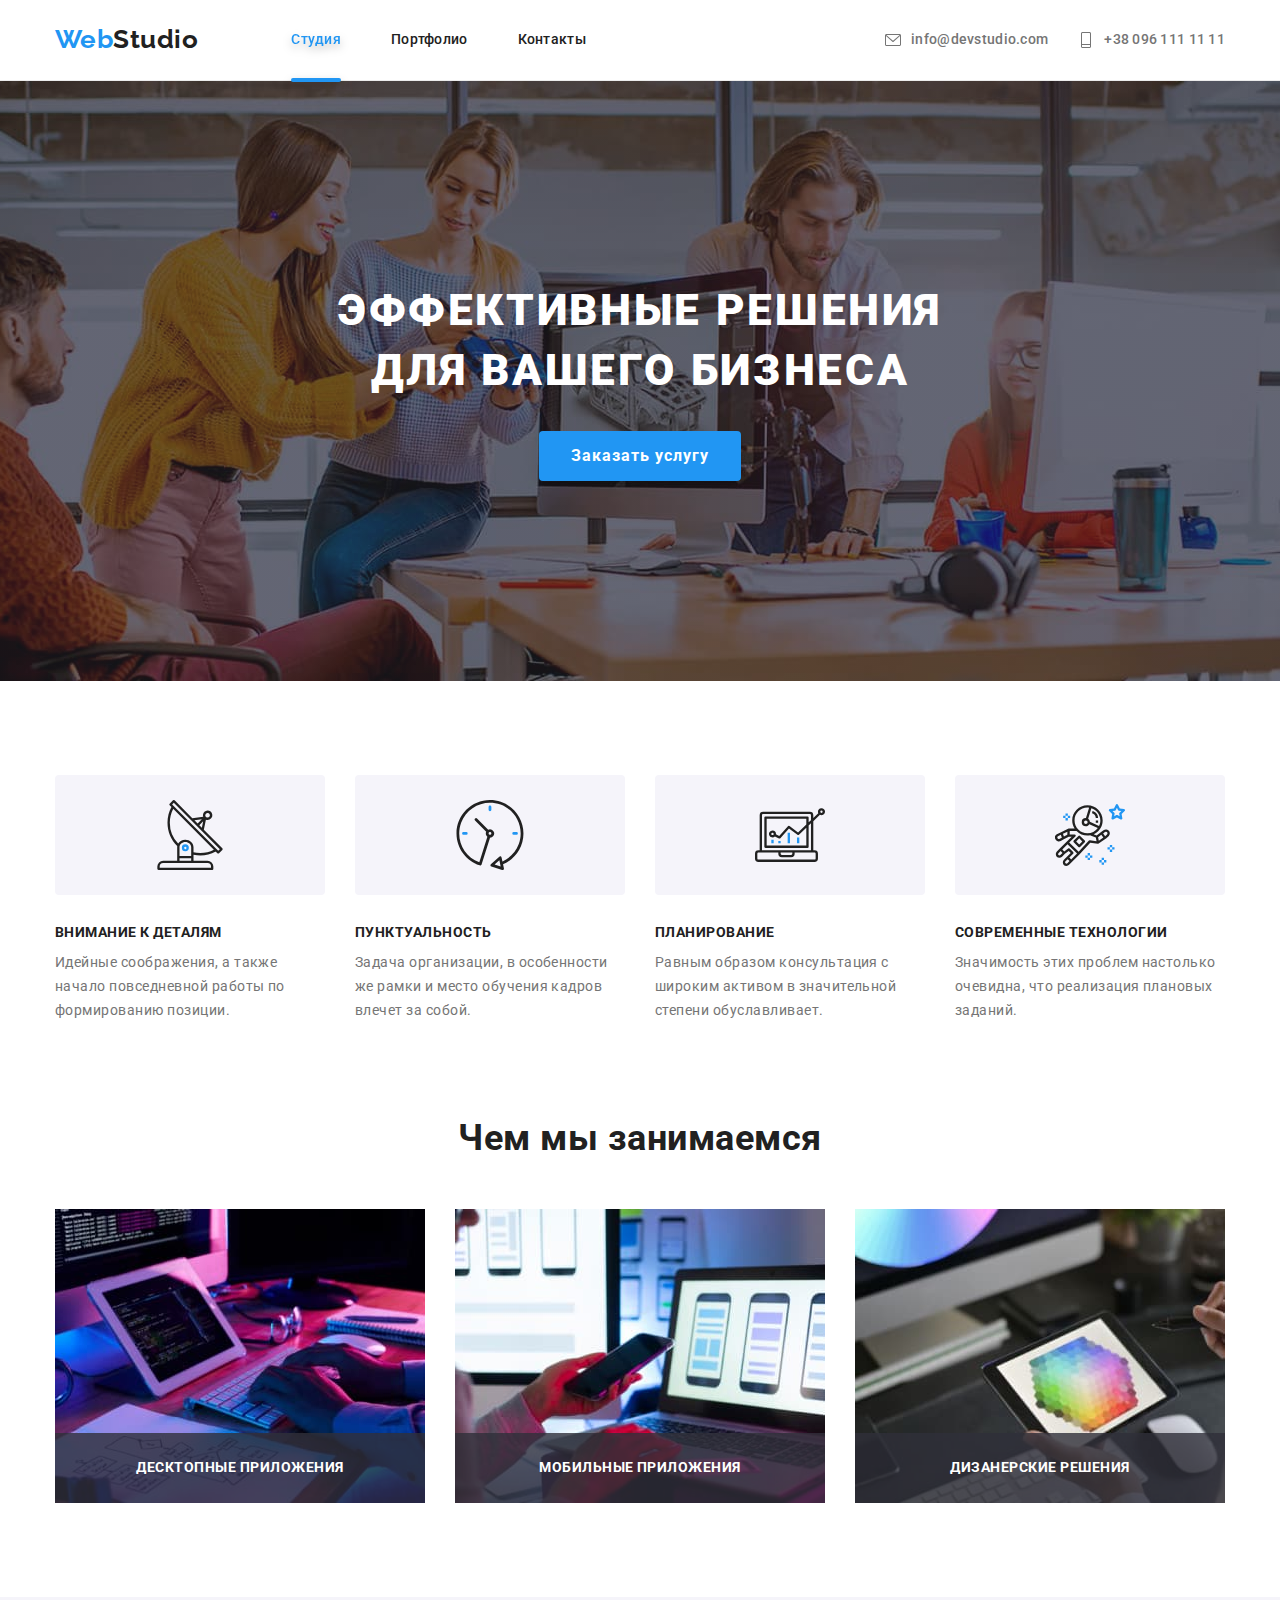
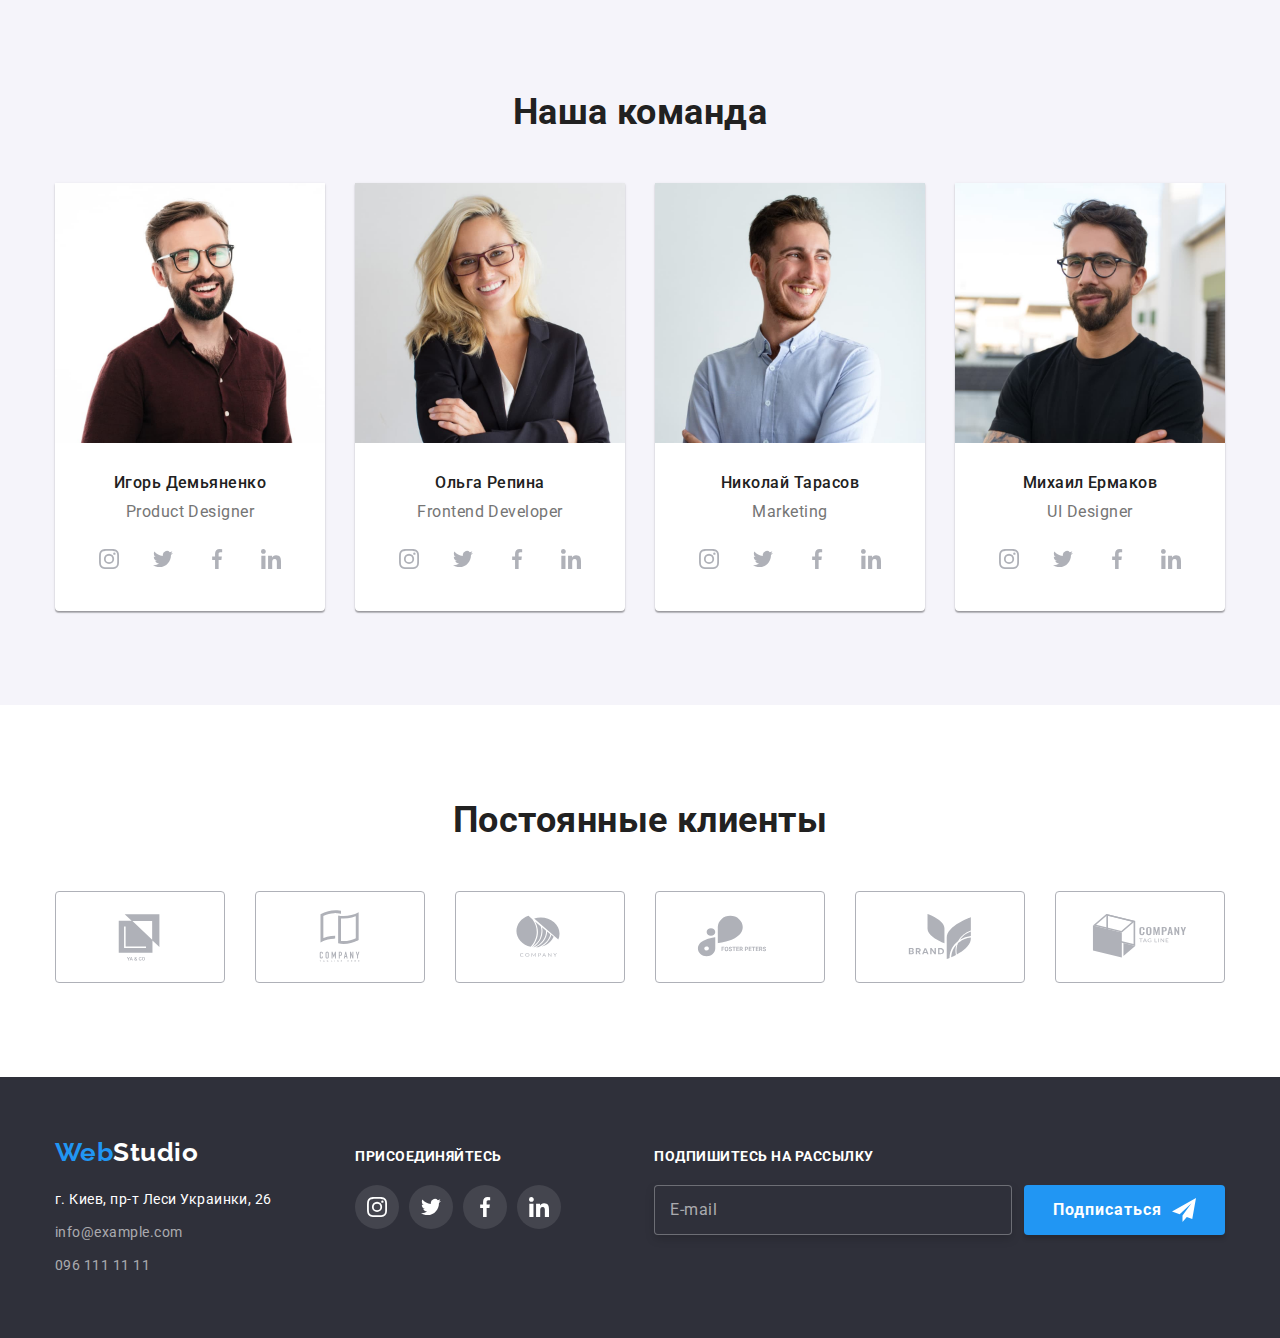
<file: index.html>
<!DOCTYPE html>
<html lang="ru">
  <head>
    <meta charset="UTF-8" />
    <meta http-equiv="X-UA-Compatible" content="IE=edge" />
    <meta name="viewport" content="width=device-width, initial-scale=1.0" />
    <title>Главная</title>
    <link href="https://fonts.googleapis.com/css2?family=Raleway:wght@700&family=Roboto:wght@400;500;700;900&display=swap"
      rel="stylesheet">
    <link rel="stylesheet" href="https://cdnjs.cloudflare.com/ajax/libs/modern-normalize/1.1.0/modern-normalize.min.css" />
    <link rel="stylesheet" href="./css/styles.css" />
  </head>

  <body>
    <!-- Верхняя линия -->
    <header class="top">
      <div class="container main-nav">
      <a href="./" class="link">Web<span class="studio">Studio</span></a>

      <nav >
        <ul class="site-nav list">
          <li class="item"><a href="./" class="current link">Студия</a></li>
          <li class="item"><a href="./portfolio.html" class="link">Портфолио</a></li>
          <li class="item"><a href="" class="link">Контакты</a></li>
        </ul>
      </nav>

      <ul class="contacts list">
        <li class="items">
          <a href="mailto:info@devstudio.com" class="icon link">
            <svg width="16px" height="16px" class="icon-picture">
            <use href="./images/icons.svg#envelope">
            </use>
          </svg>
          info@devstudio.com
        </a>
        </li>
        <li class="items">
          <a href="tel:+380961111111" class="icon link">
            <svg width="16px" height="16px" class="icon-picture">
              <use href="./images/icons.svg#phone">
              </use>
            </svg>
            +38 096 111 11 11
          </a>
        </li>
      </ul>
      </div>
    </header>

    <main>
      <!--Шапка-->
      <section class="head">
        <div class="container">
        <h1 class="head-title">Эффективные решения для вашего бизнеса</h1>
        <button type="button" class="head-button" data-modal-open>Заказать услугу</button>
        </div>
      </section>

      

      <!--Особенности-->
      <section class="features section">
        <div class="container">
        <h2 class="visually-hidden">Особенности</h2>
        <ul class="features-list list">
          <li class="item">
            <div class="features-icon-background">
            <svg class="features-icon" width="70px" height="70px">
              <use href="./images/icons.svg#antenna"></use>
            </svg>
            </div>
            <h3 class="features-title">Внимание к деталям</h3>
            <p class="features-title-text">
              Идейные соображения, а также начало повседневной работы по
              формированию позиции.
            </p>
          </li>
          <li class="item">
            <div class="features-icon-background">
              <svg class="features-icon" width="70px" height="70px">
                <use href="./images/icons.svg#clock"></use>
              </svg>
            </div>
            <h3 class="features-title">Пунктуальность</h3>
            <p class="features-title-text">
              Задача организации, в особенности же рамки и место обучения кадров
              влечет за собой.
            </p>
          </li>
          <li class="item">
            <div class="features-icon-background">
              <svg class="features-icon" width="70px" height="70px">
                <use href="./images/icons.svg#diagram"></use>
              </svg>
            </div>
            <h3 class="features-title">Планирование</h3>
            <p class="features-title-text">
              Равным образом консультация с широким активом в значительной
              степени обуславливает.
            </p>
          </li>
          <li class="item">
            <div class="features-icon-background">
            <svg class="features-icon" width="70px" height="70px">
              <use href="./images/icons.svg#astronaut"></use>
            </svg>
          </div>
            <h3 class="features-title">Современные технологии</h3>
            <p class="features-title-text">
              Значимость этих проблем настолько очевидна, что реализация
              плановых заданий.
            </p>
          </li>
        </ul>
        </div>
      </section>

      <!--Чем мы занимаемся-->
      <section class="work section">
        <div class="container">
        <h2 class="work-title">Чем мы занимаемся</h2>
        <ul class="work-list list">
          <li class="item">
            <div class="thumb">
            <h3 class="work-text">Десктопные приложения</h3>
            <img src="./images/imga.jpg" alt="Структура сайта" width="370" />
            </div>
          </li>
          <li class="item">
            <div class="thumb">
            <h3 class="work-text">Мобильные приложения</h3>
            <img src="./images/imgb.jpg" alt="Мобильные приложения" width="370"/>
            </div>
          </li>
          <li class="item">
            <div class="thumb">
            <h3 class="work-text">Дизанерские решения</h3>
            <img src="./images/imgc.jpg" alt="Оформление" width="370" />
            </div>
          </li>
        </ul>
        </div>
      </section>

      <!--Наша команда-->
      <section class="team section">
        <div class="container">
        <h2 class="team-title">Наша команда</h2>
        <ul class="team-list list">
          <li class="item">
            <img src="images/photoa.jpg" alt="Photo 1" width="270" />
            <div class="item-bottom">
            <h3 class="team-title-name">Игорь Демьяненко</h3>
            <p lang="en" class="team-title-profession">Product Designer</p>
            <ul class="list-of-icons">
              <li class="list-of-icons-item list">
                <a class="icon-link link" href="">
            <svg class="item-bottom icon" width="20px" height="20px">
              <use href="./images/icons.svg#instagram"></use>
            </svg>
            </a>
            </li>
            <li class="list-of-icons-item list">
              <a href="" class="icon-link link">
              <svg class="item-bottom icon" width="20px" height="20px">
                <use href="./images/icons.svg#twitter"></use>
              </svg>
              </a>
            </li>
            <li class="list-of-icons-item list">
              <a href="" class="icon-link link">
              <svg class="item-bottom icon" width="20px" height="20px">
                <use href="./images/icons.svg#facebook"></use>
              </svg>
              </a>
            </li>
            <li class="list-of-icons-item list">
              <a href="" class="icon-link link">
              <svg class="item-bottom icon" width="20px" height="20px">
                <use href="./images/icons.svg#linkedin"></use>
              </svg>
              </a>
            </li>
            </ul>
          </div>
          </li>
          <li class="item">
            <img src="images/photob.jpg" alt="Photo 2" width="270" />
            <div class="item-bottom">
            <h3 class="team-title-name">Ольга Репина</h3>
            <p  lang="en" class="team-title-profession">Frontend Developer</p>
            <ul class="list-of-icons">
              <li class="list-of-icons-item list">
                <a class="icon-link link" href="">
                  <svg class="item-bottom icon" width="20px" height="20px">
                    <use href="./images/icons.svg#instagram"></use>
                  </svg>
                </a>
              </li>
              <li class="list-of-icons-item list">
                <a href="" class="icon-link link">
                  <svg class="item-bottom icon" width="20px" height="20px">
                    <use href="./images/icons.svg#twitter"></use>
                  </svg>
                </a>
              </li>
              <li class="list-of-icons-item list">
                <a href="" class="icon-link link">
                  <svg class="item-bottom icon" width="20px" height="20px">
                    <use href="./images/icons.svg#facebook"></use>
                  </svg>
                </a>
              </li>
              <li class="list-of-icons-item list">
                <a href="" class="icon-link link">
                  <svg class="item-bottom icon" width="20px" height="20px">
                    <use href="./images/icons.svg#linkedin"></use>
                  </svg>
                </a>
              </li>
            </ul>
            </div>
          </li>
          <li class="item">
            <img src="images/photoc.jpg" alt="Photo 3" width="270" />
            <div class="item-bottom">
            <h3 class="team-title-name">Николай Тарасов</h3>
            <p lang="en" class="team-title-profession">Marketing</p>
            <ul class="list-of-icons">
              <li class="list-of-icons-item list">
                <a class="icon-link link" href="">
                  <svg class="item-bottom icon" width="20px" height="20px">
                    <use href="./images/icons.svg#instagram"></use>
                  </svg>
                </a>
              </li>
              <li class="list-of-icons-item list">
                <a href="" class="icon-link link">
                  <svg class="item-bottom icon" width="20px" height="20px">
                    <use href="./images/icons.svg#twitter"></use>
                  </svg>
                </a>
              </li>
              <li class="list-of-icons-item list">
                <a href="" class="icon-link link">
                  <svg class="item-bottom icon" width="20px" height="20px">
                    <use href="./images/icons.svg#facebook"></use>
                  </svg>
                </a>
              </li>
              <li class="list-of-icons-item list">
                <a href="" class="icon-link link">
                  <svg class="item-bottom icon" width="20px" height="20px">
                    <use href="./images/icons.svg#linkedin"></use>
                  </svg>
                </a>
              </li>
            </ul>
            </div>
          </li>
          <li class="item">
            <img src="images/photod.jpg" alt="Photo 4" width="270" />
            <div class="item-bottom">
            <h3 class="team-title-name">Михаил Ермаков</h3>
            <p lang="en" class="team-title-profession">UI Designer</p>
            <ul class="list-of-icons">
              <li class="list-of-icons-item list">
                <a class="icon-link link" href="">
                  <svg class="item-bottom icon" width="20px" height="20px">
                    <use href="./images/icons.svg#instagram"></use>
                  </svg>
                </a>
              </li>
              <li class="list-of-icons-item list">
                <a href="" class="icon-link link">
                  <svg class="item-bottom icon" width="20px" height="20px">
                    <use href="./images/icons.svg#twitter"></use>
                  </svg>
                </a>
              </li>
              <li class="list-of-icons-item list">
                <a href="" class="icon-link link">
                  <svg class="item-bottom icon" width="20px" height="20px">
                    <use href="./images/icons.svg#facebook"></use>
                  </svg>
                </a>
              </li>
              <li class="list-of-icons-item list">
                <a href="" class="icon-link link">
                  <svg class="item-bottom icon" width="20px" height="20px">
                    <use href="./images/icons.svg#linkedin"></use>
                  </svg>
                </a>
              </li>
            </ul>
            </div>
          </li>
        </ul>
        </div>
      </section>

      <section class="section clients">
        <div class="container">
<h2 class="clients-title">Постоянные клиенты</h2>
<ul class="clients-list list">
  <li class="item">
    <a href="" class="item-box">
    <svg class="clients-icon" width="106px" height="60px">
      <use href="./images/icons.svg#Logo1"></use>
    </svg>
    </a>
  </li>
  <li class="item">
    <a href="" class="item-box">
    <svg class="clients-icon" width="106px" height="60px">
      <use href="./images/icons.svg#Logo2"></use>
    </svg>
    </a>
  </li>
  <li class="item">
    <a href="" class="item-box">
    <svg class="clients-icon" width="106px" height="60px">
      <use href="./images/icons.svg#Logo3"></use>
    </svg>
    </a>
  </li>
  <li class="item">
    <a href="" class="item-box">
    <svg class="clients-icon" width="106px" height="60px">
      <use href="./images/icons.svg#Logo4"></use>
    </svg>
    </a>
  </li>
  <li class="item">
    <a href="" class="item-box">
    <svg class="clients-icon" width="106px" height="60">
      <use href="./images/icons.svg#Logo5"></use>
    </svg>
    </a>
  </li>
  <li class="item">
    <a href="" class="item-box">
    <svg class="clients-icon" width="106px" height="60px">
      <use href="./images/icons.svg#Logo6"></use>
    </svg>
    </a>
  </li>
</ul>
        </div>
      </section>
    </main>

    <!--Подвал-->
    <footer class="bottom">
      <div class="container container-bottom">
        <div class="bottom-left">
      <a href="./" class="bottom-link link">Web<span class="bottom-studio">Studio</span></a>
      <address class="bottom-block">
        <ul class="list">
          <li class="list-title">г. Киев, пр-т Леси Украинки, 26</li>
          <li class="list-contacts"><a href="mailto:info@example.com" class="link">info@example.com</a></li>
          <li class="list-contacts"><a href="tel:+380961111111" class="link">096 111 11 11</a></li>
        </ul>
      </address>
      </div>
      <div class="links">
        <p class="bottom-title">Присоединяйтесь</p>
        <ul class="bottom-icon-list">
          <li class="bottom-icon-list-item list">
            <a class="icon-link link" href="">
              <svg class="item-bottom icon" width="20px" height="20px">
                <use href="./images/icons.svg#instagram"></use>
              </svg>
            </a>
          </li>
          <li class="bottom-icon-list-item list">
            <a class="icon-link link" href="">
              <svg class="item-bottom icon" width="20px" height="20px">
                <use href="./images/icons.svg#twitter"></use>
              </svg>
            </a>
          </li>
          <li class="bottom-icon-list-item list">
            <a class="icon-link link" href="">
              <svg class="item-bottom icon" width="20px" height="20px">
                <use href="./images/icons.svg#facebook"></use>
              </svg>
            </a>
          </li>
          <li class="bottom-icon-list-item list">
            <a class="icon-link link" href="">
              <svg class="item-bottom icon" width="20px" height="20px">
                <use href="./images/icons.svg#linkedin"></use>
              </svg>
            </a>
          </li>
        </ul>
      </div>
      <div class="sign">
        <p class="bottom-title">Подпишитесь на рассылку</p>
        <form class="form">
          <input type="email" name="email" id="email" class="form-input" placeholder=" "/>
          <label for="email" class="form-label">E-mail</label>
      
          <button type="submit" class="form-btn">Подписаться
            <svg class="form-btn-icon" width="24px" height="24px">
              <use href="./images/icons.svg#plane"></use>
            </svg>
          </button>
      
        </form>
      </div>
      </div>
    </footer>

    <!--модальное окно-->
    <div class="backdrop is-hidden " data-modal>
      <div class="modal">
        <p class="modal-title">Оставьте свои данные, мы вам перезвоним</p>
        <button type="button" class="close-btn" data-modal-close>
          <svg class="close-icon" width="18px" height="18px">
            <use href="./images/icons.svg#close"></use>
          </svg>
        </button>
        <form class="modal-form" autocomplete="off">
          <label class="modal-field">
            <svg class="modal-icon" width="18px" height="18px">
              <use href="./images/icons.svg#person"></use>
            </svg>
            <input type="text" name="name" class="modal-input" placeholder=" "/>
            <span class="modal-label">Имя</span>
          </label>
          <label class="modal-field">
            <svg class="modal-icon" width="18px" height="18px">
              <use href="./images/icons.svg#handset"></use>
            </svg>
            <input type="tel" name="tel" class="modal-input" placeholder=" " />
            <span class="modal-label">Телефон</span>
          </label>
          <label class="modal-field">
            <svg class="modal-icon" width="18px" height="18px">
              <use href="./images/icons.svg#email"></use>
            </svg>
            <input type="email" name="email" class="modal-input" placeholder=" " />
            <span class="modal-label">Почта</span>
          </label>
          <label class="modal-field">
            <textarea name="comment" cols="7" class="modal-input area" placeholder="Введите текст"></textarea>
            <span class="modal-label-comment">Комментарий</span>
          </label>
          <label class="modal-field checkbox">
            <input type="checkbox" name="license" value="" class="checkbox-default"/>
            <svg class="checkbox-icon" width="16px" height="15px">
              <use href="./images/icons.svg#check"></use>
            </svg> 
            <span class="modal-label-license">Соглашаюсь с рассылкой и принимаю <a href="" class="conditions">Условия договора</a></span>
          </label>
            
            <button type="submit" class="modal-btn">Отправить</button>
        </form>
        
      </div>
    </div>

    <script src="./js/modal.js"></script>
  </body>
</html>
</file>
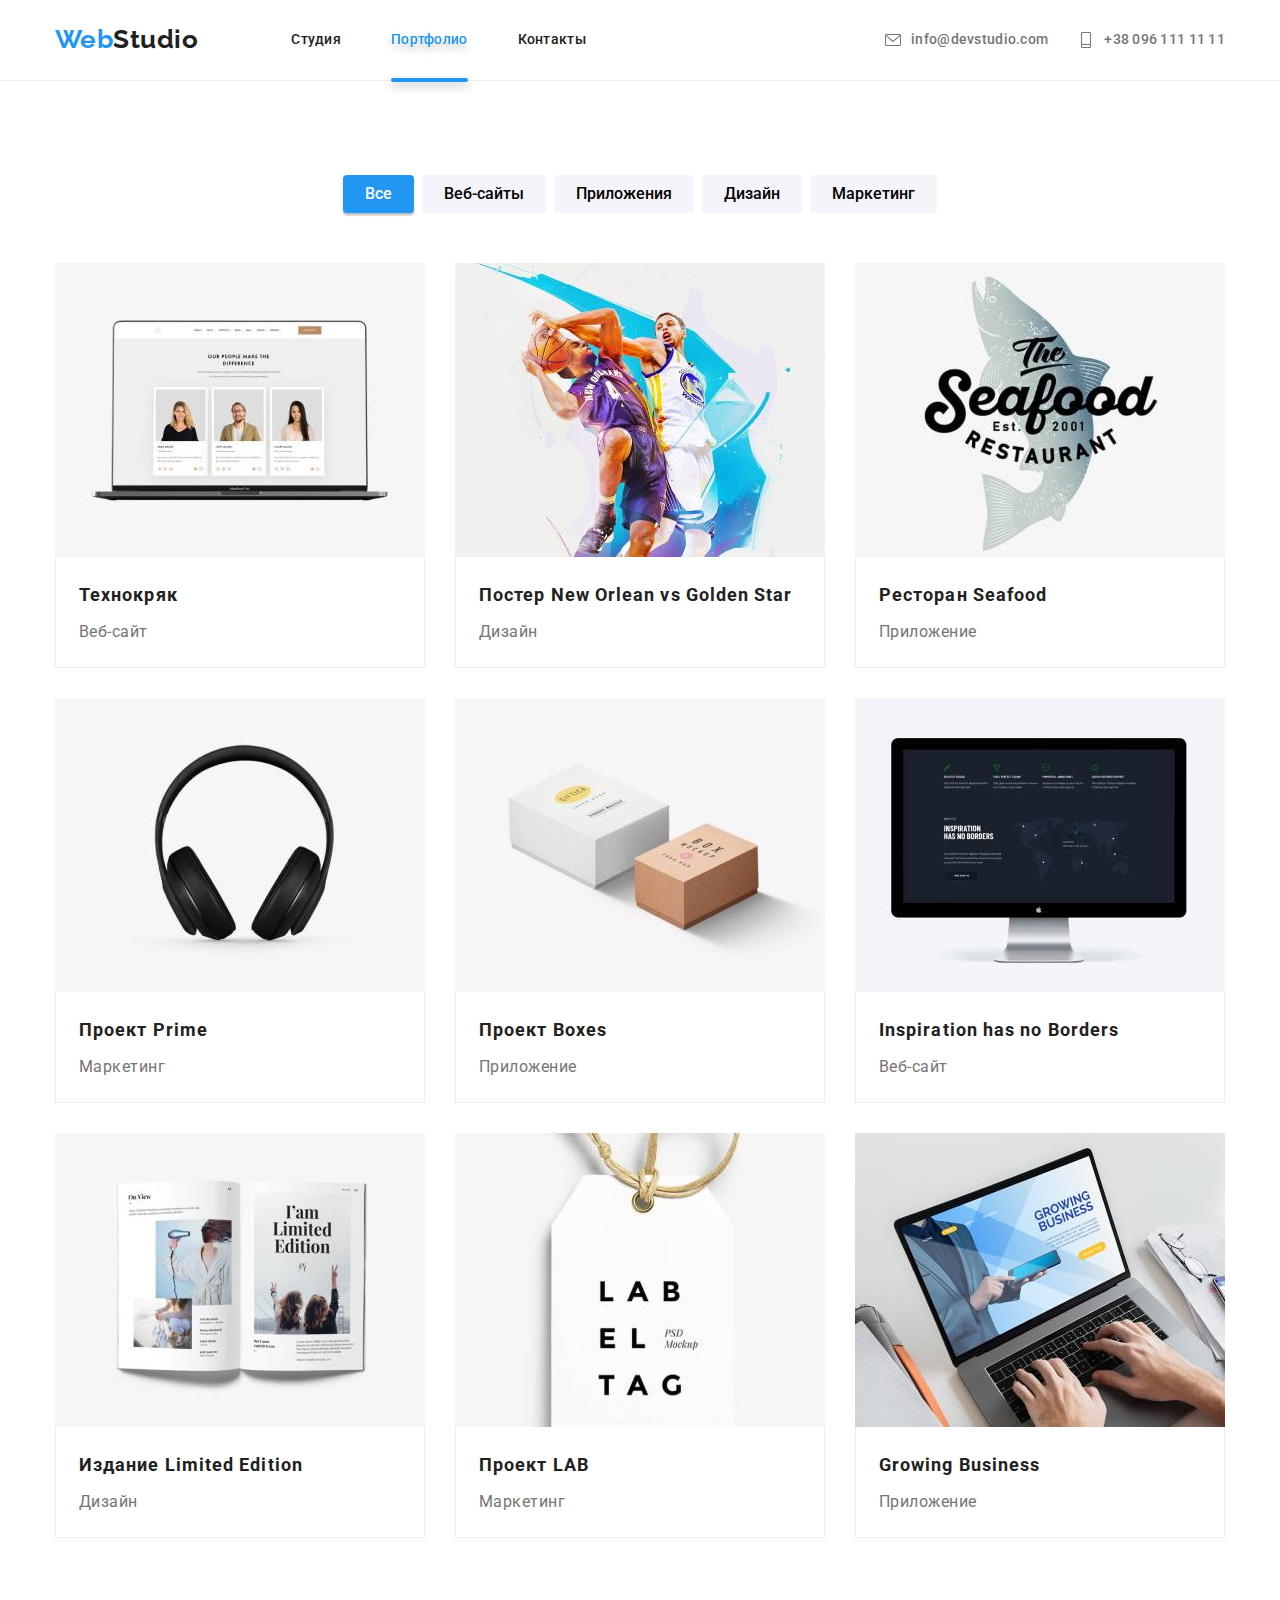
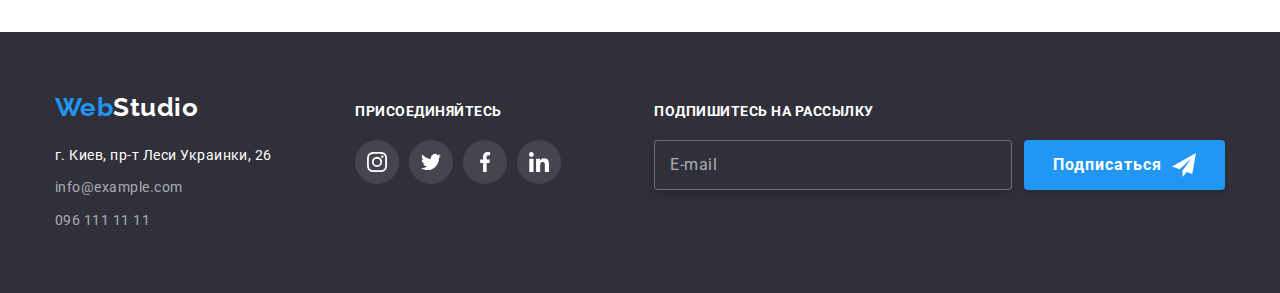
<file: portfolio.html>
<!DOCTYPE html>
<html lang="en">
<head>
    <meta charset="UTF-8">
    <meta http-equiv="X-UA-Compatible" content="IE=edge">
    <meta name="viewport" content="width=device-width, initial-scale=1.0">
    <title>Портфолио</title>
    
    <link href="https://fonts.googleapis.com/css2?family=Raleway:wght@700&family=Roboto:wght@400;500;700;900&display=swap"
        rel="stylesheet">
    <link rel="stylesheet" href="https://cdnjs.cloudflare.com/ajax/libs/modern-normalize/1.1.0/modern-normalize.min.css" />
    <link rel="stylesheet" href="./css/styles.css"/>
</head>
<body>
    <!-- Верхняя линия -->
    <header class="top">
        <div class="container main-nav">
        <a href="./" class="link">Web<span class="studio">Studio</span></a>
        <nav>
            <ul class="site-nav list">
                <li class="item"><a href="./index.html" class="link">Студия</a></li>
                <li class="item"><a href="./portfolio.html" class="current link">Портфолио</a></li>
                <li class="item"><a href="" class="link">Контакты</a></li>
            </ul>
        </nav>
    
        <ul class="contacts list">
            <li class="items">
                <a href="mailto:info@devstudio.com" class="icon link">
                    <svg width="16px" height="16px" class="icon-picture">
                        <use href="./images/icons.svg#envelope">
                        </use>
                    </svg>
                    info@devstudio.com
                </a>
            </li>
            <li class="items">
                <a href="tel:+380961111111" class="icon link">
                    <svg width="16px" height="16px" class="icon-picture">
                        <use href="./images/icons.svg#phone">
                        </use>
                    </svg>
                    +38 096 111 11 11
                </a>
            </li>
        </ul>
    </div>
        
    </header>

    <main>
        <section class="section">
            <div class="container">
            <h1 class="visually-hidden">Портфолио</h1>
        <!--Фильтр-->
            <ul class="btn list">
                <li class="item"><button type="button" class="buttons btn-active">Все</button></li>
                <li class="item"><button type="button" class="buttons">Веб-сайты</button></li>
                <li class="item"><button type="button" class="buttons">Приложения</button></li>
                <li class="item"><button type="button" class="buttons">Дизайн</button></li>
                <li class="item"><button type="button" class="buttons">Маркетинг</button></li>
            </ul>

            <!--Список проектов-->
            <ul class="projects list">
                <li class="item">
                    <a href="" class="projects-item link">
                        <div class="picture">
                            <div class="overlay">
                                <p class="overlay-text">Технокряк это современная площадка распространения коронавируса. Компании используют эту
                                    платформу для цифрового
                                    шпионажа и атак на защищённые сервера конкурентов.</p>
                            </div>
                    <img src="./images/img1.jpg" alt="ноутбук с изображениями" width="370">
                            </div>
                    <div class="item-line">
                    <h2 class="list-projects">Технокряк</h2>
                    <p class="list-items">Веб-сайт</p>
                    </div>
                    </a>     
                </li>
                <li class="item">
                    <a href="" class="projects-item link">
                        <div class="picture">
                            <div class="overlay">
                                <p class="overlay-text">Технокряк это современная площадка распространения коронавируса. Компании используют эту
                                    платформу для цифрового
                                    шпионажа и атак на защищённые сервера конкурентов.</p>
                            </div>
                    <img src="./images/img2.jpg" alt="баскетболисты" width="370">
                    </div>
                    <div class="item-line">
                    <h2 class="list-projects">Постер <span lang="en">New Orlean vs Golden Star</span></h2>
                    <p class="list-items">Дизайн</p>
                    </div>
                    </a>
                </li>
                <li class="item">
                    <a href="" class="projects-item link">
                        <div class="picture">
                            <div class="overlay">
                                <p class="overlay-text">Технокряк это современная площадка распространения коронавируса. Компании используют эту
                                    платформу для цифрового
                                    шпионажа и атак на защищённые сервера конкурентов.</p>
                            </div>
                    <img src="./images/img3.jpg" alt="рыба с надписью" width="370">
                    </div>
                    <div class="item-line">
                    <h2 class="list-projects">Ресторан <span lang="en">Seafood</span></h2>
                    <p class="list-items">Приложение</p>
                    </div>
                    </a>
                </li>
                <li class="item">
                    <a href="" class="projects-item link">
                        <div class="picture">
                            <div class="overlay">
                                <p class="overlay-text">Технокряк это современная площадка распространения коронавируса. Компании используют эту
                                    платформу для цифрового
                                    шпионажа и атак на защищённые сервера конкурентов.</p>
                            </div>
                    <img src="./images/img4.jpg" alt="наушники" width="370">
                    </div>
                    <div class="item-line">
                    <h2 class="list-projects">Проект <span lang="en">Prime</span></h2>
                    <p class="list-items">Маркетинг</p>
                    </div>
                    </a>
                </li>
                <li class="item">
                    <a href="" class="projects-item link">
                        <div class="picture">
                            <div class="overlay">
                                <p class="overlay-text">Технокряк это современная площадка распространения коронавируса. Компании используют эту
                                    платформу для цифрового
                                    шпионажа и атак на защищённые сервера конкурентов.</p>
                            </div>
                    <img src="./images/img5.jpg" alt="коробки" width="370">
                    </div>
                    <div class="item-line">
                    <h2 class="list-projects">Проект <span lang="en">Boxes</span></h2>
                    <p class="list-items">Приложение</p>
                    </div>
                    </a>
                </li>
                <li class="item">
                    <a href="" class="projects-item link">
                        <div class="picture">
                            <div class="overlay">
                                <p class="overlay-text">Технокряк это современная площадка распространения коронавируса. Компании используют эту
                                    платформу для цифрового
                                    шпионажа и атак на защищённые сервера конкурентов.</p>
                            </div>
                    <img src="./images/img6.jpg" alt="монитор" width="370">
                    </div>
                    <div class="item-line">
                    <h2 lang="en" class="list-projects">Inspiration has no Borders</h2>
                    <p class="list-items">Веб-сайт</p>
                    </div>
                    </a>
                </li>
                <li class="item">
                    <a href="" class="projects-item link">
                        <div class="picture">
                            <div class="overlay">
                                <p class="overlay-text">Технокряк это современная площадка распространения коронавируса. Компании используют эту
                                    платформу для цифрового
                                    шпионажа и атак на защищённые сервера конкурентов.</p>
                            </div>
                    <img src="./images/img7.jpg" alt="книга" width="370">
                    </div>
                    <div class="item-line">
                    <h2 class="list-projects">Издание <span lang="en">Limited Edition</span></h2>
                    <p class="list-items">Дизайн</p>
                    </div>
                    </a>
                </li>
                <li class="item">
                    <a href="" class="projects-item link">
                        <div class="picture">
                            <div class="overlay">
                                <p class="overlay-text">Технокряк это современная площадка распространения коронавируса. Компании используют эту
                                    платформу для цифрового
                                    шпионажа и атак на защищённые сервера конкурентов.</p>
                            </div>
                    <img src="./images/img8.jpg" alt="брелок" width="370">
                    </div>
                    <div class="item-line">
                    <h2 class="list-projects">Проект <span lang="en">LAB</span></h2>
                    <p class="list-items">Маркетинг</p>
                    </div>
                    </a>
                </li>
                <li class="item">
                    <a href="" class="projects-item link">
                        <div class="picture">
                            <div class="overlay">
                                <p class="overlay-text">Технокряк это современная площадка распространения коронавируса. Компании используют эту
                                    платформу для цифрового
                                    шпионажа и атак на защищённые сервера конкурентов.</p>
                            </div>
                    <img src="./images/img9.jpg" alt="ноутбук в работе" width="370">
                    </div>
                    <div class="item-line">
                    <h2 lang="en" class="list-projects">Growing Business</h2>
                    <p class="list-items">Приложение</p>
                    </div>
                    </a>
                </li>
            </ul>
            </div>
        </section>
    </main>

    <!--Подвал-->
    <footer class="bottom">
        <div class="container container-bottom">
            <div class="bottom-left">
                <a href="./" class="bottom-link link">Web<span class="bottom-studio">Studio</span></a>
                <address class="bottom-block">
                    <ul class="list">
                        <li class="list-title">г. Киев, пр-т Леси Украинки, 26</li>
                        <li class="list-contacts"><a href="mailto:info@example.com" class="link">info@example.com</a></li>
                        <li class="list-contacts"><a href="tel:+380961111111" class="link">096 111 11 11</a></li>
                    </ul>
                </address>
            </div>
            <div class="links">
                <p class="bottom-title">Присоединяйтесь</p>
                <ul class="bottom-icon-list">
                    <li class="bottom-icon-list-item list">
                        <a class="icon-link link" href="">
                            <svg class="item-bottom icon" width="20px" height="20px">
                                <use href="./images/icons.svg#instagram"></use>
                            </svg>
                        </a>
                    </li>
                    <li class="bottom-icon-list-item list">
                        <a class="icon-link link" href="">
                            <svg class="item-bottom icon" width="20px" height="20px">
                                <use href="./images/icons.svg#twitter"></use>
                            </svg>
                        </a>
                    </li>
                    <li class="bottom-icon-list-item list">
                        <a class="icon-link link" href="">
                            <svg class="item-bottom icon" width="20px" height="20px">
                                <use href="./images/icons.svg#facebook"></use>
                            </svg>
                        </a>
                    </li>
                    <li class="bottom-icon-list-item list">
                        <a class="icon-link link" href="">
                            <svg class="item-bottom icon" width="20px" height="20px">
                                <use href="./images/icons.svg#linkedin"></use>
                            </svg>
                        </a>
                    </li>
                </ul>
            </div>
            <div class="sign">
                <p class="bottom-title">Подпишитесь на рассылку</p>
                <form class="form">
                    <input type="email" name="email" id="email" class="form-input" placeholder=" " />
                    <label for="email" class="form-label">E-mail</label>
            
                    <button type="submit" class="form-btn">Подписаться
                        <svg class="form-btn-icon" width="24px" height="24px">
                            <use href="./images/icons.svg#plane"></use>
                        </svg>
                    </button>
            
                </form>
            </div>
        </div>
    </footer>
</body>
</html>
</file>
<file: css/styles.css>
/*
blue #2196F3 
primary-background #FFFFFF
primary-text #212121
secondary-text #757575
footer-background #2F303A
adress-color #FFFFFF 60 %
secondary-background #F5F4FA
*/

:root {
  --accent: #2196f3;
  --primary-background-color: #ffffff;
  --primary-text-color: #212121;
  --second-primary-text-color: #ffffff;
  --secondary-text-color: #757575;
  --footer-background-color: #2f303a;
  --address-color: rgba(255, 255, 255, 60%);
  --secondary-background-color: #f5f4fa;
  --icons-color: #afb1b8;
  --time-function: cubic-bezier(0.4, 0, 0.2, 1);
}

body {
  background-color: var(--primary-background-color);
  color: var(--primary-text-color);

  font-family: Roboto, sans-serif;
  letter-spacing: 0.03em;
}

/*Утилита*/

.list {
  list-style: none;
  padding: 0;
  margin: 0;
}

.link {
  text-decoration: none;
  font-style: normal;
}

img {
  display: block;
  max-width: 100%;
  height: auto;
}

/*container*/
.container {
  align-items: center;
  margin-left: auto;
  margin-right: auto;
  width: 1200px;
  padding-left: 15px;
  padding-right: 15px;
}

/*Логотип*/
.main-nav .link,
.bottom-link {
  color: var(--accent);

  font-family: Raleway;
  font-weight: 700;
  font-size: 26px;
  line-height: 1.2;
}

.studio {
  color: var(--primary-text-color);

  font-family: Raleway, sans-serif;
  font-weight: 700;
  font-size: 26px;
  line-height: 1.2;
}

.bottom-studio {
  color: var(--second-primary-text-color);

  font-family: Raleway;
  font-weight: 700;
  font-size: 26px;
  line-height: 1.2;
}

/*navigation*/

.top {
  position: fixed;
  top: 0;
  left: 50%;
  transform: translate(-50%, 0);
  width: 100%;
  background-color: var(--primary-background-color);
  border-bottom: 1px solid #ececec;

  z-index: 1;
}

.main-nav {
  display: flex;
}

.main-nav .link {
  padding-top: 24px;
  padding-bottom: 25px;
}

.site-nav {
  display: flex;
  margin-left: 93px;
}

.site-nav .item:not(:last-child) {
  margin-right: 50px;
}

.site-nav .link {
  display: block;
  padding-top: 32px;
  padding-bottom: 32px;
  color: var(--primary-text-color);

  font-family: Roboto, sans-serif;
  font-weight: 500;
  font-size: 14px;
  line-height: 1.14;
  letter-spacing: 0.02em;

  transition: color 250ms var(--time-function);
}

.site-nav .link:hover,
.site-nav .link:focus,
.list-contacts .link:hover,
.list-contacts .link:focus {
  color: var(--accent);
}

.current.link {
  filter: drop-shadow(0px 4px 4px rgba(0, 0, 0, 0.25));
  color: var(--accent);
}

.current.link::after {
  position: absolute;
  content: "";
  width: 100%;
  height: 4px;
  bottom: -2px;
  left: 0;
  background: var(--accent);
  border-radius: 2px;
}

/*contacts*/

.contacts,
.contacts .items {
  display: flex;
  margin-left: auto;
  align-items: center;
  color: var(--secondary-text-color);
  vertical-align: middle;
}

.contacts .items + .items {
  margin-left: 30px;
}

.icon.link {
  display: flex;
  fill: currentColor;
  align-items: center;
  transition: color 250ms var(--time-function);
}

.items .link:hover,
.items .link:focus {
  color: var(--accent);
}

.icon-picture {
  margin-right: 10px;
}

.contacts .link {
  padding-top: 32px;
  padding-bottom: 32px;
  color: var(--secondary-text-color);

  font-family: Roboto, sans-serif;
  font-weight: 500;
  font-size: 14px;
  line-height: 1.14;
  letter-spacing: 0.02em;
}

/*top section*/

main {
  margin-top: 81px;
}

.head {
  padding-top: 200px;
  padding-bottom: 200px;
  text-align: center;
  margin-left: auto;
  margin-right: auto;

  background-image: linear-gradient(
      to right,
      rgba(47, 48, 58, 0.4),
      rgba(47, 48, 58, 0.4)
    ),
    url(../images/background.jpg);
  background-size: cover;
  background-position: center;
  background-repeat: no-repeat;
  min-height: 600px;
  max-width: 1600px;
}

.head-title {
  width: 696px;
  margin-left: auto;
  margin-right: auto;
  margin-top: 0;
  margin-bottom: 30px;

  color: var(--second-primary-text-color);

  font-weight: 900;
  font-size: 44px;
  line-height: 1.36;
  letter-spacing: 0.06em;
  text-transform: uppercase;
}

.head-button {
  padding: 10px 32px;
  background-color: var(--accent);
  color: var(--second-primary-text-color);

  font-family: inherit;
  cursor: pointer;
  font-weight: 700;
  font-size: 16px;
  line-height: 1.87;
  display: inline-block;
  align-items: center;
  letter-spacing: 0.06em;

  border-radius: 4px;
  border-style: none;
  box-shadow: 0px 4px 4px rgba(0, 0, 0, 0.15);

  transition: background-color 250ms var(--time-function);
}

.head-button:hover,
.head-button:focus {
  background-color: #188ce8;
}

/*main contant*/

.features-title,
.work-title,
.team-title,
.team-title-name {
  color: var(--primary-text-color);
}

/*Особенности*/

.section {
  padding-top: 94px;
  padding-bottom: 94px;
}

/*hidden h2 Особенности*/
.visually-hidden {
  position: absolute;
  width: 1px;
  height: 1px;
  margin: -1px;
  border: 0;
  padding: 0;

  white-space: nowrap;
  clip-path: inset(100%);
  clip: rect(0 0 0 0);
  overflow: hidden;
}

.features-list {
  display: flex;
  flex-wrap: wrap;
}

.features-list .item {
  width: calc((100% - 90px) / 4);
  margin-right: 30px;
  margin-bottom: 30px;
}

.features-list .item:nth-child(4n) {
  margin-right: 0;
}

.features-list .item:nth-last-child(-n + 4) {
  margin-bottom: 0;
}

.features-icon-background {
  display: flex;
  justify-content: center;
  align-items: center;
  margin-bottom: 30px;
  height: 120px;
  width: 270px;
  background-color: var(--secondary-background-color);
  border-radius: 4px;
}

.features-title {
  margin-top: 0;
  margin-bottom: 10px;

  font-weight: 700;
  font-size: 14px;
  line-height: 1.14;
  text-transform: uppercase;
}

.features-title-text {
  margin-top: 0;
  margin-bottom: 0;
  color: var(--secondary-text-color);

  font-size: 14px;
  line-height: 1.71;
}

/*Чем мы занимаемся*/

.work.section {
  padding-top: 0;
}

.work-title,
.team-title,
.clients-title {
  text-align: center;
  margin-bottom: 50px;
  margin-top: 0;

  font-weight: 700;
  font-size: 36px;
  line-height: 1.17;
}

.work-list {
  display: flex;
  flex-wrap: wrap;
}

.work-list .item {
  width: 370px;
  margin-right: 30px;
  margin-bottom: 30px;
}

.work-list .item:nth-child(3n) {
  margin-right: 0;
}

.work-list .item:nth-last-child(-n + 3) {
  margin-bottom: 0;
}

.thumb {
  position: relative;
}

.work-text {
  position: absolute;
  bottom: 0;
  left: 0;
  display: flex;
  justify-content: center;
  align-items: center;
  height: 70px;
  margin: 0;
  width: 100%;

  font-weight: 700;
  font-size: 14px;
  line-height: 1.14;
  text-align: center;
  text-transform: uppercase;

  color: var(--second-primary-text-color);
  background: rgba(47, 48, 58, 0.8);
}

/*Наша команда*/

.team {
  background-color: var(--secondary-background-color);
}

.team-title {
  margin-bottom: 50px;
}

.clients-list,
.team-list {
  display: flex;
  flex-wrap: wrap;
}

.team-list .item {
  text-align: center;
  width: 270px;
  margin-right: 30px;
  margin-bottom: 30px;

  background-color: var(--primary-background-color);

  box-shadow: 0px 1px 3px rgba(0, 0, 0, 0.12), 0px 1px 1px rgba(0, 0, 0, 0.14),
    0px 2px 1px rgba(0, 0, 0, 0.2);
  border-radius: 0px 0px 4px 4px;
}

.team-list .item:nth-child(4n) {
  margin-right: 0;
}

.team-list .item:nth-last-child(-n + 4) {
  margin-bottom: 0;
}

.item .item-bottom {
  padding-top: 30px;
  padding-right: 32px;
  padding-bottom: 30px;
  padding-left: 32px;
}

.team-title-name {
  margin-top: 0;
  margin-bottom: 10px;
  font-weight: 500;

  font-size: 16px;
  line-height: 1.19;
}

.team-title-profession {
  margin-top: 0;
  margin-bottom: 16px;

  color: var(--secondary-text-color);

  font-size: 16px;
  line-height: 1.19;
}

.list-of-icons {
  display: flex;
  align-items: center;
  margin-left: auto;
  margin-right: auto;
  padding-left: 0;
}

.list-of-icons-item .link {
  display: flex;
  justify-content: center;
  align-items: center;
  flex-basis: calc((100% - 102px) / 4);

  width: 44px;
  height: 44px;
  color: var(--icons-color);
}

.list-of-icons-item:not(:last-child) {
  margin-right: 10px;
}

.list-of-icons-item .link {
  fill: currentColor;
  border-radius: 50%;
  transition: color 250ms var(--time-function),
    background-color 250ms var(--time-function);
}

.item-bottom.icon {
  padding: 0;
}

.list-of-icons-item .link:hover,
.list-of-icons-item .link:focus {
  background-color: var(--accent);
  color: var(--primary-background-color);
}

/*Our Clients*/
.clients-list {
  display: flex;
  flex-wrap: wrap;
}

.clients-list .item {
  width: calc((100% - 150px) / 6);
  margin-right: 30px;
  margin-bottom: 30px;
}

.clients-list .item:nth-child(6n) {
  margin-right: 0;
}

.clients-list .item:nth-last-child(-n + 6) {
  margin-bottom: 0;
}

.item-box {
  display: flex;
  justify-content: center;
  align-items: center;
  height: 92px;
  width: 170px;
  border: 1px solid var(--icons-color);
  border-radius: 4px;

  color: var(--icons-color);

  transition: color 250ms var(--time-function),
    border-color 250ms var(--time-function);
}

.clients-icon {
  fill: currentColor;
}

.item-box:hover,
.item-box:focus {
  border-color: var(--accent);
  color: var(--accent);
}

/*footer*/

.bottom {
  padding-top: 60px;
  padding-bottom: 60px;

  background-color: var(--footer-background-color);
}

.bottom-link {
  display: inline-block;
  margin-bottom: 20px;
}

.container-bottom {
  display: flex;
  align-items: baseline;
}

.bottom-left {
  width: 231px;
  margin-right: 70px;
}

.list-title {
  margin-bottom: 9px;

  color: var(--second-primary-text-color);

  font-style: normal;
  font-size: 14px;
  line-height: 1.71;
}

.list-contacts {
  margin-bottom: 9px;
}

.list-contacts:last-child {
  margin-bottom: 0;
}
.list-contacts .link {
  color: rgba(255, 255, 255, 60%);

  font-size: 14px;
  line-height: 1.71;

  transition: color 250ms var(--time-function);
}

.links {
  margin-right: 93px;
}

.bottom-title {
  margin-top: 0;
  margin-bottom: 20px;
  font-weight: 700;
  font-size: 14px;
  line-height: 1.14;
  text-transform: uppercase;

  color: var(--primary-background-color);
}

.bottom-icon-list {
  display: flex;
  align-items: center;
  margin: 0;
  padding-left: 0;
}

.bottom-icon-list-item .link {
  display: flex;
  justify-content: center;
  align-items: center;
  flex-basis: calc((100% - 102px) / 4);
  width: 44px;
  height: 44px;

  color: var(--second-primary-text-color);
  background-color: rgba(255, 255, 255, 0.1);
  border-radius: 50%;
}

.bottom-icon-list-item:not(:last-child) {
  margin-right: 10px;
}

.bottom-icon-list-item .link {
  fill: currentColor;

  transition: background-color 250ms var(--time-function);
}

.bottom-icon-list-item .link:hover,
.bottom-icon-list-item .link:focus {
  background-color: var(--accent);
}

.bottom-title {
}
.form {
  position: relative;
  display: flex;
}

.form-label {
  position: absolute;
  left: 16px;
  top: 15px;

  font-weight: 400;
  font-size: 16px;
  line-height: 1.25;
  display: flex;
  align-items: center;

  color: rgba(255, 255, 255, 0.6);

  transition: transform 250ms var(--time-function);
}

.form-input {
  height: 50px;
  width: 358px;
  padding-left: 16px;
  color: var(--second-primary-text-color);
  background-color: var(--footer-background-color);
  border: 1px solid rgba(255, 255, 255, 0.3);
  filter: drop-shadow(0px 4px 4px rgba(0, 0, 0, 0.15));
  border-radius: 4px;
}

.form-input:focus + .form-label,
.form-input:not(:placeholder-shown) + .form-label {
  transform: translateX(-75px);
}

.form-btn {
  margin-left: 12px;
  padding: 10px 29px;
  font-weight: 700;
  font-size: 16px;
  line-height: 1.87;
  display: flex;
  align-items: center;
  text-align: center;
  letter-spacing: 0.06em;

  cursor: pointer;
  color: var(--second-primary-text-color);
  background: var(--accent);
  box-shadow: 0px 4px 4px rgba(0, 0, 0, 0.15);
  border-radius: 4px;
  border-style: none;
}

.form-btn-icon {
  margin-left: 10px;
}

/*Portfolio*/

.btn {
  display: flex;
  justify-content: center;
}

.btn .item:not(:last-child) {
  margin-right: 8px;
}

.buttons {
  padding: 6px 22px 6px 22px;

  font-family: inherit;
  cursor: pointer;
  font-weight: 500;
  font-size: 16px;
  line-height: 1.63;

  background-color: var(--secondary-background-color);
  border-radius: 4px;
  border-style: none;

  transition: background-color 250ms var(--time-function),
    color 250ms var(--time-function), box-shadow 250ms var(--time-function);
}
.btn-active,
.buttons:hover,
.buttons:focus {
  background-color: var(--accent);
  color: var(--second-primary-text-color);
  box-shadow: 0px 3px 1px rgba(0, 0, 0, 0.1), 0px 1px 2px rgba(0, 0, 0, 0.08),
    0px 2px 2px rgba(0, 0, 0, 0.12);
}

/*Проекты*/

.projects {
  display: flex;
  flex-wrap: wrap;
  margin-top: 50px;
}

.projects .item {
  width: 370px;
  margin-right: 30px;
  margin-bottom: 30px;
}

.picture {
  position: relative;
  overflow: hidden;
}

.overlay {
  position: absolute;
  top: 0;
  left: 0;
  width: 100%;
  height: 100%;

  background: rgba(33, 150, 243, 0.9);

  transform: translateY(101%);
  transition: transform 250ms cubic-bezier(0.4, 0, 0.2, 1);
}

.projects-item:hover .overlay,
.projects-item:focus .overlay {
  transform: translateY(0);
}

.overlay-text {
  padding: 63px 24px 63px 24px;
  margin: 0;

  color: var(--second-primary-text-color);
  font-weight: 400;
  font-size: 18px;
  line-height: 1.56;
}

.item-line {
  padding-top: 20px;
  padding-bottom: 20px;
  padding-left: 23px;
  padding-right: 23px;
  border-left: 1px solid #eeeeee;
  border-right: 1px solid #eeeeee;
  border-bottom: 1px solid #eeeeee;
}

.projects .item:nth-child(3n) {
  margin-right: 0;
}

.projects .item:nth-last-child(-n + 3) {
  margin-bottom: 0;
}

.projects-item {
  transition: box-shadow 250ms var(--time-function);
}

.projects-item:hover,
.projects-item:focus {
  display: inline-block;
  box-shadow: 0px 1px 1px rgba(0, 0, 0, 0.12), 0px 4px 4px rgba(0, 0, 0, 0.06),
    1px 4px 6px rgba(0, 0, 0, 0.16);
}

.list-projects {
  width: 322px;
  margin-top: 0;
  margin-bottom: 4px;
  font-weight: 700;
  font-size: 18px;
  line-height: 2;
  letter-spacing: 0.06em;
  color: var(--primary-text-color);
}

.list-items {
  width: 322px;
  margin-top: 0;
  margin-bottom: 0;
  color: var(--secondary-text-color);

  font-size: 16px;
  line-height: 1.88;
}

/*modal*/

.backdrop {
  position: fixed;
  top: 0;
  left: 0;
  width: 100%;
  height: 100%;
  background-color: rgba(0, 0, 0, 0.2);

  opacity: 1;

  transition: opacity 250ms var(--time-function);

  z-index: 2;
}

.backdrop.is-hidden {
  opacity: 0;
  pointer-events: none;
}

.backdrop.is-hidden .modal {
  transform: translate(-50%, -50%) scale(1);
}

.modal {
  position: absolute;
  top: 50%;
  left: 50%;
  transform: translate(-50%, -50%) scale(1);
  transition: transform 250ms var(--time-function);
  width: 528px;
  height: 581px;
  display: flex;
  flex-direction: column;
  align-items: center;
  padding-top: 40px;

  background: var(--primary-background-color);
  box-shadow: 0px 1px 3px rgba(0, 0, 0, 0.12), 0px 1px 1px rgba(0, 0, 0, 0.14),
    0px 2px 1px rgba(0, 0, 0, 0.2);
  border-radius: 4px;
}

.modal-title {
  margin-top: 0px;
  margin-bottom: 30px;
  width: 483px;
  font-weight: 700;
  font-size: 20px;
  line-height: 1.15;
  text-align: center;

  color: var(--primary-text-color);
}

.close-btn {
  position: absolute;
  top: 8px;
  right: 8px;
  display: flex;
  justify-content: center;
  align-items: center;
  padding: 0;
  width: 30px;
  height: 30px;
  border-radius: 50%;

  cursor: pointer;
  fill: var(--primary-text-color);
  background: var(--primary-background-color);
  border: 1px solid rgba(0, 0, 0, 0.1);

  transition: fill 250ms var(--time-function);
}

.close-btn:hover,
.close-btn:focus {
  fill: var(--accent);
}

.modal-form {
  position: relative;
  width: 448px;

  text-align: center;
}

.modal-field {
  position: relative;
  display: block;
  margin-bottom: 28px;
}

.modal-field:nth-child(4) {
  margin-bottom: 20px;
}

.modal-field.checkbox {
  display: flex;
  align-items: center;
  justify-content: center;
  margin-bottom: 30px;
}

::-webkit-input-placeholder {
  /* WebKit browsers */
  color: rgba(117, 117, 117, 0.5);
}
:-moz-placeholder {
  /* Mozilla Firefox 4 to 18 */
  color: rgba(117, 117, 117, 0.5);
}
::-moz-placeholder {
  /* Mozilla Firefox 19+ */
  color: rgba(117, 117, 117, 0.5);
}
:-ms-input-placeholder {
  /* Internet Explorer 10+ */
  color: rgba(117, 117, 117, 0.5);
}

.modal-label {
  position: absolute;
  top: 50%;
  left: 42px;
  transform: translateY(-50%);
  font-weight: 400;
  font-size: 12px;
  line-height: 1.17;
  letter-spacing: 0.01em;

  color: var(--secondary-text-color);

  transition: transform 250ms var(--time-function);
}

.modal-label-comment {
  position: absolute;
  top: -10px;
  left: 0;
  transform: translateY(-50%);
  font-weight: 400;
  font-size: 12px;
  line-height: 1.17;
  letter-spacing: 0.01em;

  color: var(--secondary-text-color);

  transition: transform 250ms var(--time-function);
}

.modal-label-license {
  font-weight: 400;
  font-size: 14px;
  line-height: 1.71;

  color: var(--secondary-text-color);

  transition: transform 250ms var(--time-function);
}

.conditions {
  color: var(--accent);
}

.modal-input {
  width: 100%;
  height: 40px;
  padding-left: 42px;
  font-weight: 400;
  font-size: 18px;
  line-height: 1.17;
  letter-spacing: 0.01em;

  color: var(--primary-text-color);
  border: 1px solid rgba(33, 33, 33, 0.2);
  border-radius: 4px;

  transition: border-color 250ms var(--time-function),
    outline-color 250ms var(--time-function);
}

.modal-input.area {
  resize: none;
  height: 120px;
  padding: 12px 16px;
}

.modal-icon {
  position: absolute;
  top: 50%;
  left: 12px;
  transform: translateY(-50%);
  fill: currentColor;

  transition: color 250ms var(--time-function);
}

.modal-field:hover .modal-icon,
.modal-field:focus-within > .modal-icon {
  color: var(--accent);
}

.modal-field:hover .modal-input,
.modal-field:focus-within > .modal-input {
  border: 1px solid var(--accent);
  outline: 1px solid var(--accent);
}

.modal-field:focus-within > .modal-label {
  transform: translate(-42px, -39px);
}

.modal-input:not(:placeholder-shown) + .modal-label {
  transform: translate(-42px, -39px);
}

.checkbox-default {
  position: absolute;
  width: 1px;
  height: 1px;
  margin: -1px;
  border: 0;
  padding: 0;

  white-space: nowrap;
  clip-path: inset(100%);
  clip: rect(0 0 0 0);
  overflow: hidden;
}

.checkbox-icon:hover,
.checkbox-default:focus-within + .checkbox-icon {
  border-color: var(--accent);
}

.checkbox-default:checked + .checkbox-icon {
  fill: var(--accent);
  border-color: transparent;
  background-size: contain;
  transform: scale(1.37);
}

.checkbox-icon {
  margin-right: 7px;
  border: 2px solid black;
  border-radius: 2px;
  fill: white;
  cursor: pointer;

  transition: border-color 250ms var(--time-function);
}

.modal-btn {
  margin-left: auto;
  margin-right: auto;
  padding: 10px 55px;
  background-color: var(--accent);
  color: var(--second-primary-text-color);

  font-family: inherit;
  cursor: pointer;
  font-weight: 700;
  font-size: 16px;
  line-height: 1.87;

  letter-spacing: 0.06em;

  border-radius: 4px;
  border-style: none;
  box-shadow: 0px 4px 4px rgba(0, 0, 0, 0.15);

  transition: background-color 250ms var(--time-function);
}

.modal-btn:hover,
.modal-btn:focus {
  background-color: #188ce8;
}
</file>
